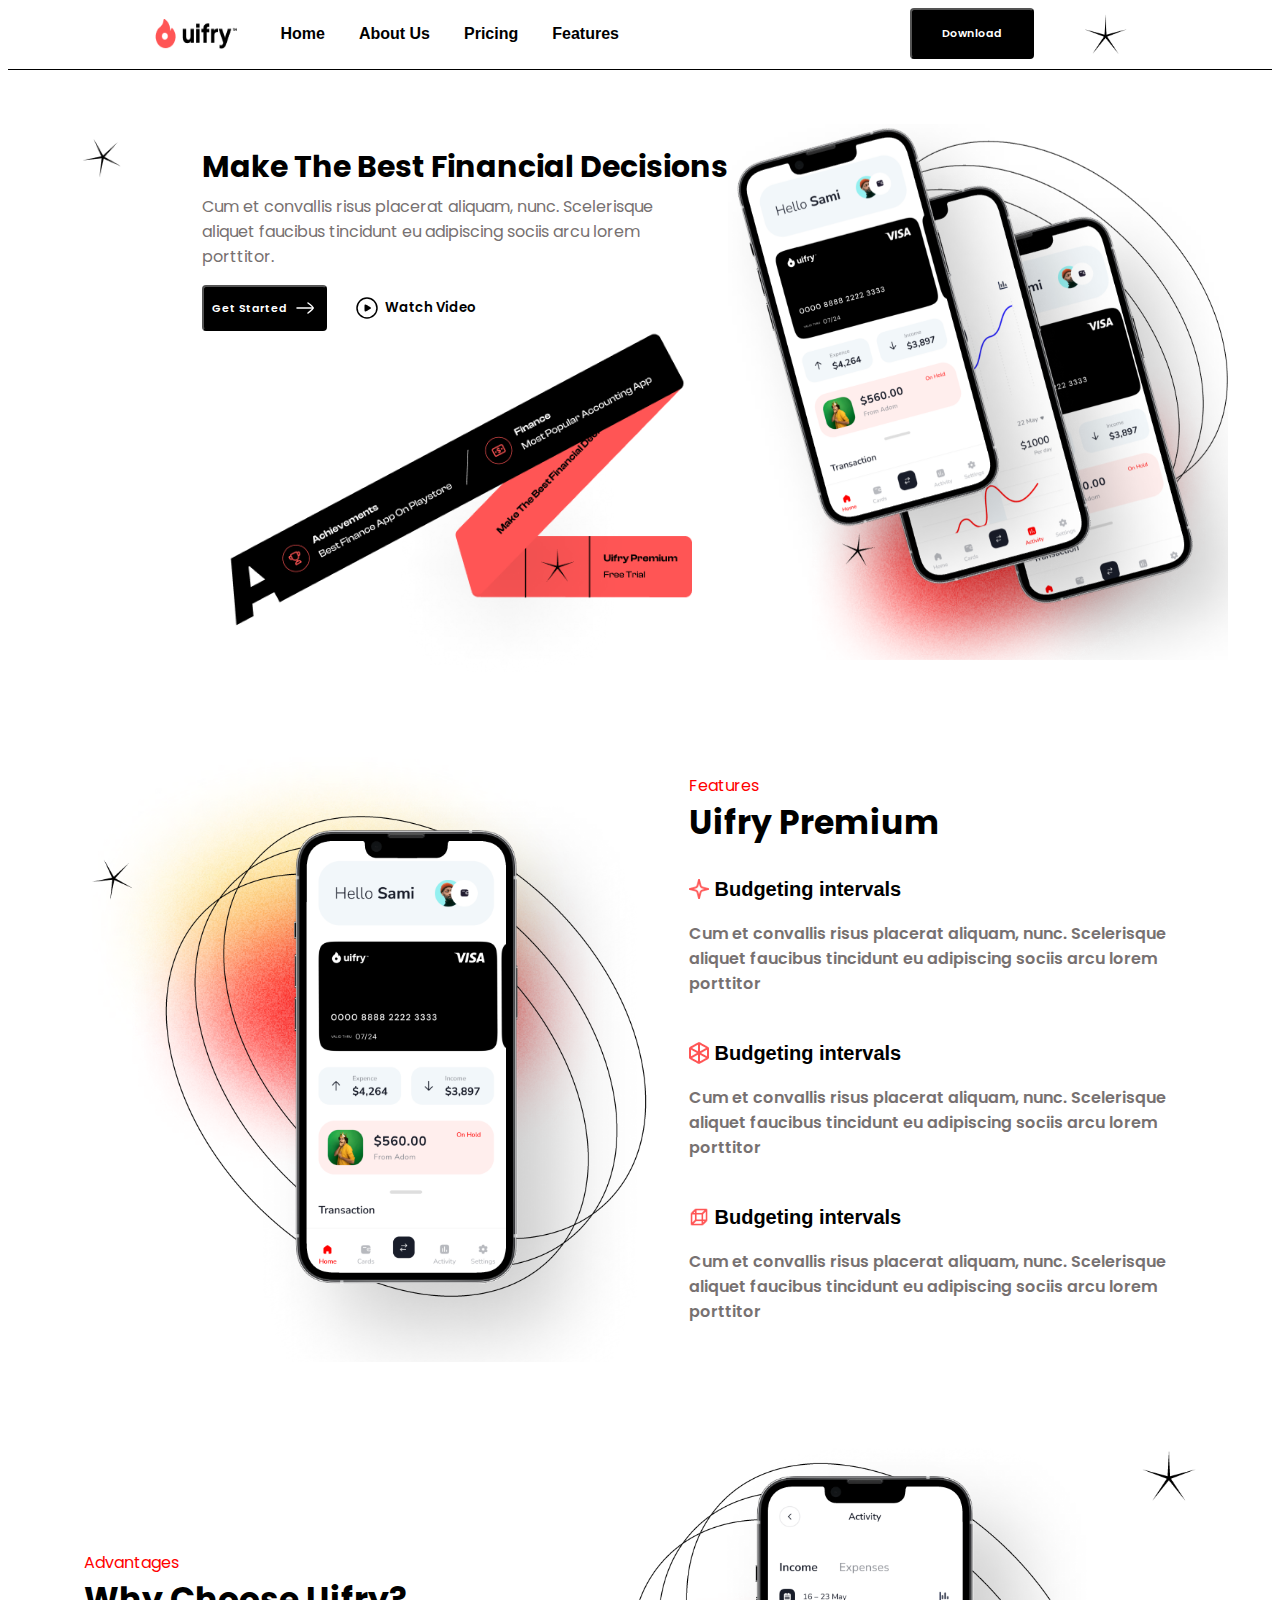
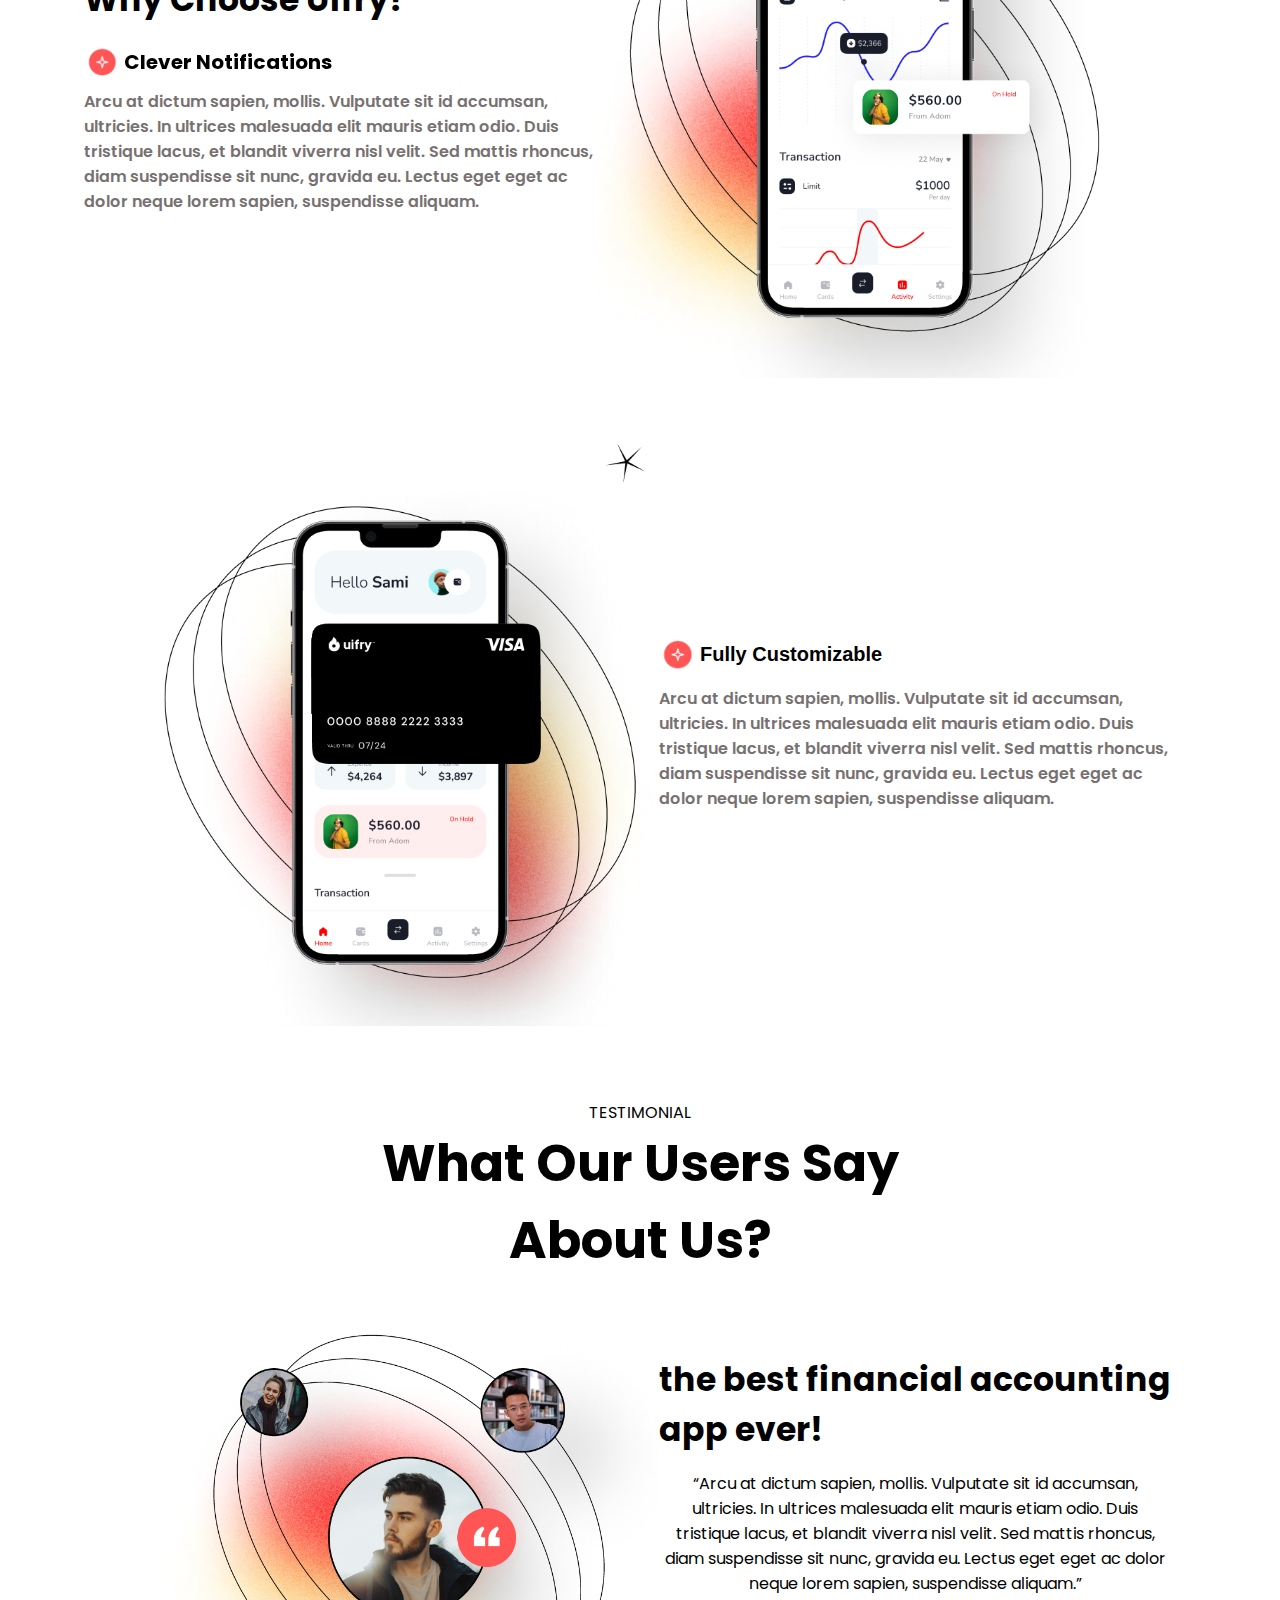
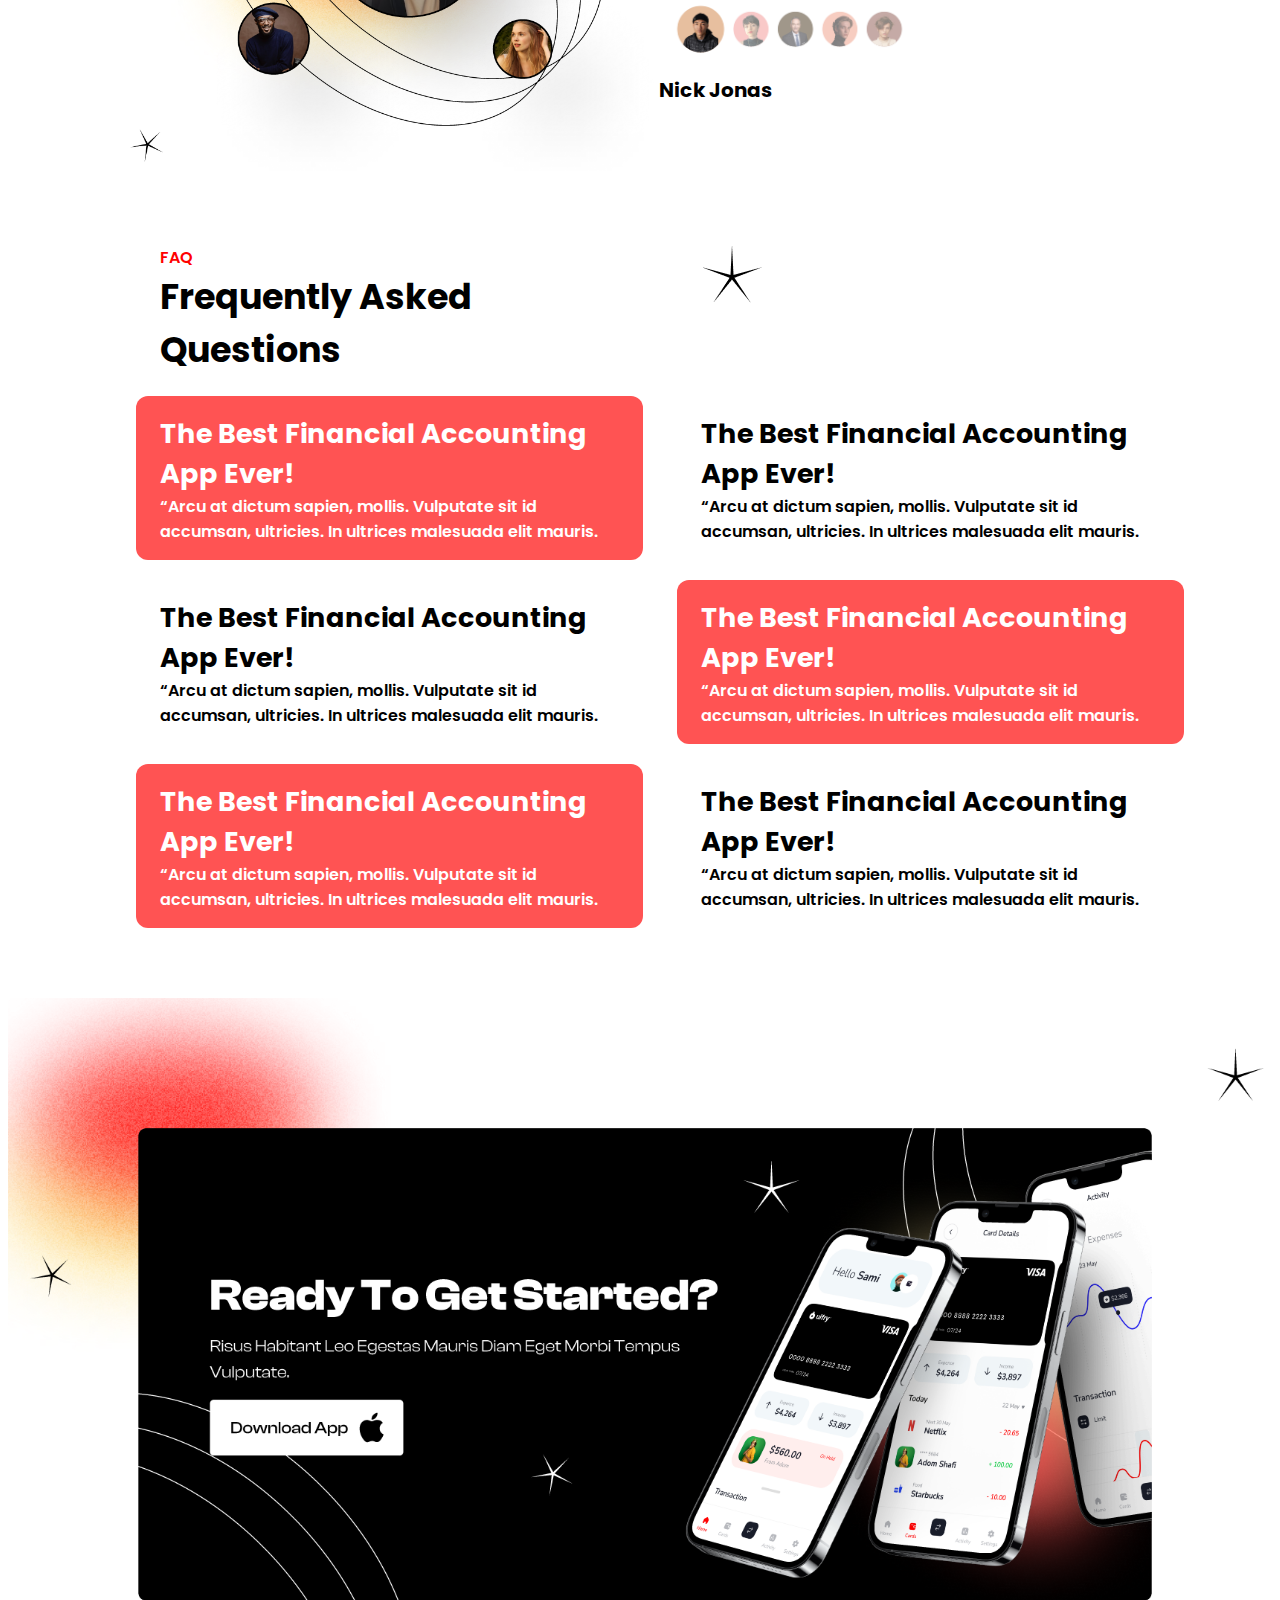
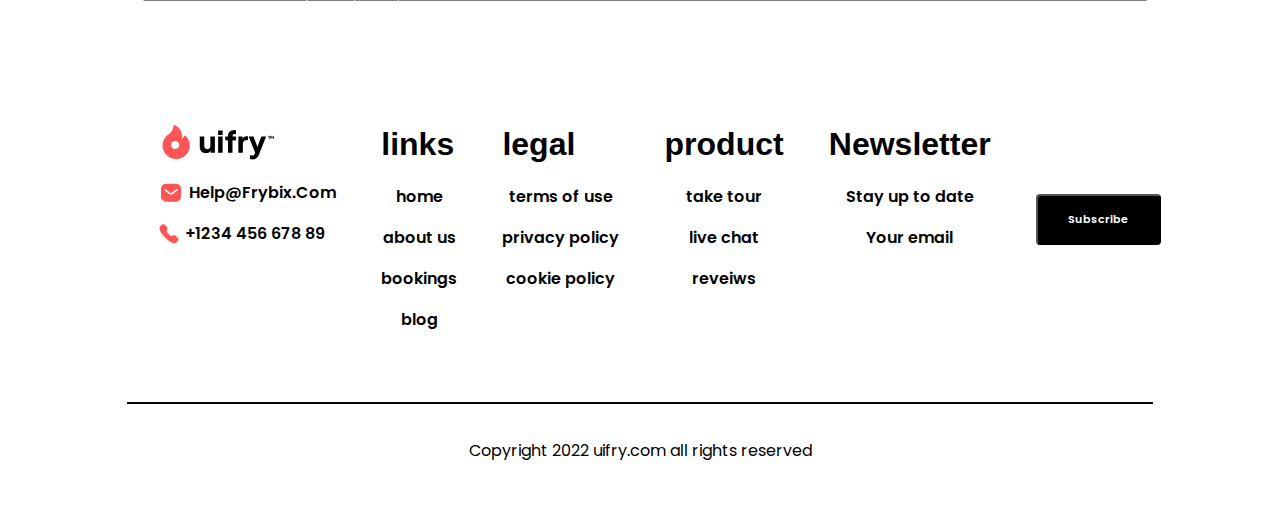
<file: Design/index.html>
<!DOCTYPE html>
<html lang="en">
  <head>
    <meta charset="UTF-8" />
    <meta name="viewport" content="width=device-width, initial-scale=1.0" />
    <title>Finance Bank Money</title>
    <link rel="preconnect" href="https://fonts.googleapis.com">
<link rel="preconnect" href="https://fonts.gstatic.com" crossorigin>
<link href="https://fonts.googleapis.com/css2?family=Poppins:ital,wght@0,100;0,200;0,300;0,400;0,500;0,600;0,700;0,800;0,900;1,100;1,200;1,300;1,400;1,500;1,600;1,700;1,800;1,900&display=swap" rel="stylesheet">
    <link rel="stylesheet" href="style.css">
  </head>
  <body>
    <!-- navigation -->
    <ul class="beforenavigation">
      <img src="images/cross.svg" alt="" srcset="">
      <li>Home</li>
      <li>About Us</li>
      <li>Pricing</li>
      <li>Features</li>
    </ul>

    <header class="navigation">
      <div class="contain">
        <img src="images/logo.png" alt="" class="logo">
        <ul>
          <li>Home</li>
          <li>About Us</li>
          <li>Pricing</li>
          <li>Features</li>
        </ul>
      </div>
      <div class="contain2">
        <button class="btn">Download</button>
        <img src="images/Star.png" alt="" class="star">
      </div>
    </header>

    <br><br><br>
    <!-- Home section -->
    <section class="sec1">
      <img src="images/Star2.png" alt="" class="star">
      <!-- left side -->
      <div class="left">
        <h1 class="heading">Make The Best Financial Decisions</h1>
        <p>
          Cum et convallis risus placerat aliquam, nunc. Scelerisque aliquet
          faucibus tincidunt eu adipiscing sociis arcu lorem porttitor.
        </p>
        <div class="btn">
          <button class="btn1">
            Get Started <img src="images/arrow.svg">
          </button>
          <button class="btn2"><img src="images/play.svg">Watch Video</button>
        </div>
        <img src="images/sec_image.png" alt="" srcset="" class="leftimg">
      </div>

      <!-- right side -->
      <div class="right">
        <img src="images/sec2_image.png" alt="" srcset="">
      </div>
    </section>

    <br><br><br>
    <!-- Feature section -->
    <section class="sec2">
      <!-- left side -->
      <div class="left">
        <img src="images/sec3_image.png" alt="" srcset="">
      </div>
      <!-- right side -->
      <div class="right">
        <p class="feature">Features</p>
        <h1>Uifry Premium</h1>
        <ul class="content">
          <li>
            <div>
            <img src="images/icon1.png" alt="">
            <p>Budgeting intervals</p>
          </div>
            <content>Cum et convallis risus placerat aliquam, nunc. Scelerisque aliquet faucibus tincidunt eu adipiscing sociis arcu lorem porttitor</content>
          </li>
          <li>
            <div>
            <img src="images/Icon2.png" alt="">
            <p>Budgeting intervals</p></div>
            <content>Cum et convallis risus placerat aliquam, nunc. Scelerisque aliquet faucibus tincidunt eu adipiscing sociis arcu lorem porttitor</content>
          </li>
          <li>
            <div>
            <img src="images/Icon3.png" alt="">
            <p>Budgeting intervals</p></div>
            <content>Cum et convallis risus placerat aliquam, nunc. Scelerisque aliquet faucibus tincidunt eu adipiscing sociis arcu lorem porttitor</content>
          </li>
        </ul>
      </div>
    </section>

    <br><br><br>
    <!-- Advantages Section -->
    <section class="sec3">
      <!-- left side -->
      <div class="left">
        <p class="feature">Advantages</p>
        <h1>Why Choose Uifry?</h1>
        <ul class="content">
          <li>
            <div>
            <img src="images/icon4.png" alt="">
            <p>Clever Notifications</p>
          </div>
            <content>Arcu at dictum sapien, mollis. Vulputate sit id accumsan, ultricies. In ultrices malesuada elit mauris etiam odio. Duis tristique lacus, et blandit viverra nisl velit. Sed mattis rhoncus, diam suspendisse sit nunc, gravida eu. Lectus eget eget ac dolor neque lorem sapien, suspendisse aliquam.</content>
          </li>
      </div>
      <!-- right side -->
      <div class="right">
        <img src="images/sec4.png" alt="" srcset="">
      </div>
    </section>

    <br><br><br>
    <!-- Fully CUstomizable -->
    <section class="sec4">
      <!-- left side -->
      <div class="left">
        <img src="images/sec5.png" alt="" srcset="">
      </div>
      <!-- right side -->
      <div class="right">
        <ul class="content">
          <li>
            <div>
            <img src="images/icon4.png" alt="">
            <p>Fully Customizable</p>
          </div>
            <content>Arcu at dictum sapien, mollis. Vulputate sit id accumsan, ultricies. In ultrices malesuada elit mauris etiam odio. Duis tristique lacus, et blandit viverra nisl velit. Sed mattis rhoncus, diam suspendisse sit nunc, gravida eu. Lectus eget eget ac dolor neque lorem sapien, suspendisse aliquam.</content>
          </li>
      </div>
    </section>

    <br><br><br>
    <!-- Testimonial -->
    <section class="sec5">
      <p>TESTIMONIAL</p>
      <h1>What Our Users Say About Us?</h1>
      <div class="container">
      <!-- left side -->
      <div class="left">
        <img src="images/sec6.png" alt="" srcset="">
      </div>
      <!-- right side -->
      <div class="right">
        <h1>the best financial accounting app ever!</h1>
        <p>“Arcu at dictum sapien, mollis. Vulputate sit id accumsan, ultricies. In ultrices malesuada elit mauris etiam odio. Duis tristique lacus, et blandit viverra nisl velit. Sed mattis rhoncus, diam suspendisse sit nunc, gravida eu. Lectus eget eget ac dolor neque lorem sapien, suspendisse aliquam.”</p>
        <img src="images/user.png" alt="" srcset="">
        <h5>Nick Jonas</h5>
      </div>
    </div>
    </section>

    <br><br><br>
    <!-- FAQ -->
    <section class="sec6">
      <ul>
        <li>
          <p>FAQ</p>
          <h1>Frequently Asked Questions</h1>
        </li>
        <li>
          <img src="images/Star.png" alt="" srcset="">
        </li>
        <li>
          <h1>The Best Financial Accounting App Ever!</h1>
          <p>“Arcu at dictum sapien, mollis. Vulputate sit id accumsan, ultricies. In ultrices malesuada elit mauris.</p>
        </li>
        <li>
          <h1>The Best Financial Accounting App Ever!</h1>
          <p>“Arcu at dictum sapien, mollis. Vulputate sit id accumsan, ultricies. In ultrices malesuada elit mauris.</p>
        </li>
        <li>
          <h1>The Best Financial Accounting App Ever!</h1>
          <p>“Arcu at dictum sapien, mollis. Vulputate sit id accumsan, ultricies. In ultrices malesuada elit mauris.</p>
        </li>
        <li>
          <h1>The Best Financial Accounting App Ever!</h1>
          <p>“Arcu at dictum sapien, mollis. Vulputate sit id accumsan, ultricies. In ultrices malesuada elit mauris.</p>
        </li>
        <li>
          <h1>The Best Financial Accounting App Ever!</h1>
          <p>“Arcu at dictum sapien, mollis. Vulputate sit id accumsan, ultricies. In ultrices malesuada elit mauris.</p>
        </li>
        <li>
          <h1>The Best Financial Accounting App Ever!</h1>
          <p>“Arcu at dictum sapien, mollis. Vulputate sit id accumsan, ultricies. In ultrices malesuada elit mauris.</p>
        </li>
       
      </ul>
    </section>

 <br><br><br>
    <!-- section 7 -->
    <section class="sec7">
      <img src="images/sec7.png" alt="" srcset="">
    </section>

    <br><br><br><br>
    <!-- Footer section -->
    <footer class="footer">
      <ul>
        <li>
          <img src="images/logo.png" alt="" srcset="">
          <p>
          <img src="images/Mail.png" alt="" srcset="">
          <span>Help@Frybix.Com</span>
         </p>
          <p>
          <img src="images/Call.png" alt="" srcset="">
          <span>+1234 456 678 89</span>
          </p>
        </li>
        <li>
          <h1>links</h1>
          <p>home</p>
          <p>about us</p>
          <p>bookings</p>
          <p>blog</p>
        </li>
        <li>
          <h1>legal</h1>
          <p>terms of use</p>
          <p>privacy policy</p>
          <p>cookie policy</p>
        </li>
        <li>
          <h1>product</h1>
          <p>take tour</p>
          <p>live chat</p>
          <p>reveiws</p>
        </li>
        <li>
          <h1>Newsletter</h1>
          <p>Stay up to date</p>
          <p></p>
          <p>Your email </p>
        </li>
        <li>
          <button class="btn">
            Subscribe
          </button>
        </li>
      </ul>
      
      <br><br><br>
      <!-- horizontal line -->
      <hr>
      <br>
      <p>Copyright 2022 uifry.com all rights reserved</p>
    </footer>
    <br><br>

    <script src="script.js"></script>
  </body>
</html>
</file>
<file: Design/style.css>
/* Header part*/

.navigation{
    display:flex;
    align-items: center;
    justify-content: space-around;
    position: sticky;
    top: 0px;
    padding-bottom: 10px;
    background: white;
    border-bottom: 1px solid black
}

.navigation .logo{
    width: 87px;
    height: 30px;
}

.contain{
    display:flex;
    align-items: center;
}

.contain .hamburger{
    display:none;
}

.contain2{
    display: flex;
    justify-content: center;
    align-items: center;
    column-gap: 50px;
}

.beforenavigation{
    /* position: relative;
    bottom: 201px; */
    display: none;
}

ul{
    display: flex;
    list-style: none;
    column-gap: 34px;
}


ul li {
    font-family:Inter,sans-serif;
    font-weight: 600;
}

ul li:hover{
    cursor:pointer;
}

.navigation .btn{
    background: black;
    color: white;
    padding: 15px 30px;
    border-radius: 4px;
    font-family:"Poppins", sans-serif;
    font-weight: 600;
    font-size:11px;
}

.star{
    height: 40px;
}

/* section1 */
.sec1{
    display:flex;
    flex-wrap:wrap;
    justify-content: center;
}

.sec1 .star{
    padding:14px 80px 0px 29px;
}
/* left part */

.left .heading{
    font-size: 30px;
    margin-bottom: 0;
    font-family: "Poppins", sans-serif;
}

.left p{
    width:36vw;
    margin-top: 4px;
    font-family: "Poppins", sans-serif;
    color: #777171;
}

.left .btn .btn1{
    background: black;
    color: white;
    padding: 9px 8px;
    border-radius: 4px;
    font-family: "Poppins", sans-serif;
    font-weight: 600;
    font-size: 11px;
    display: flex;
    align-items: center;
    gap:6px;
}

.btn1 img{
   filter:invert(1);
}

.left .btn{
    display: flex;
    column-gap: 20px;
}

.left .btn .btn2{
    padding: 9px 8px;
    font-family: "Poppins", sans-serif;
    font-weight: 600;
    display: flex;
    align-items: center;
    gap: 6px;
    border: none;
    background: white;
}

.leftimg{
    width:490px;
}

/* right side */
.right img{
    width:500px;
}

/* section3 */


/* left side */
.sec2{
    display: flex;
    justify-content: center;
    align-items: center;
    flex-wrap: wrap;
}

.sec2 .left img{
    width: 609px;
}

.content li img{
    width: 20px;
}

.sec2 .right{
    display:flex;
    flex-direction: column;
    width:40vw;
}

.right .feature{
   margin-bottom:0px;
   font-family: "Poppins", sans-serif;
   color:red;
}

.right h1{
    margin: 0px 0px;
    font-family: "Poppins", sans-serif;
    font-size: 33px;
}

 .content li div{
    display: flex;
    align-items: center;
    column-gap: 6px;
}

.content{
    display: block;
    padding-left: 0px;
    margin-top: 10px;
}

.content li{
    padding-bottom: 26px;
}

.content li content{
    color: #777171;
    font-family: "Poppins", sans-serif;
}

.content li div p{
   font-weight: bold;
   font-size:20px;
}

/* section 3 */

/* left side */
.sec3{
    display: flex;
    justify-content: center;
    align-items: center;
    flex-wrap: wrap;
}

.sec3 .left{
    display:flex;
    flex-direction: column;
    width:40vw;
}

.sec3 .left .feature{
   margin-bottom:0px;
   font-family: "Poppins", sans-serif;
   color:red;
}

.sec3 .left h1{
    margin: 0px 0px;
    font-family: "Poppins", sans-serif;
    font-size: 33px;
}

.sec3 .left .content li div{
    display: flex;
    align-items: center;
    column-gap: 6px;
}

.sec3 .left .content{
    display: block;
    padding-left: 0px;
    margin-top: 10px;
}

.sec3 .left .content li{
    padding-bottom: 26px;
}

.sec3 .left .content li content{
    color: #777171;
    font-family: "Poppins", sans-serif;
}

.sec3 .left .content li div p{
   font-weight: bold;
   font-size:20px;
   color:black;
   position: relative;
   top: 8px;
}

.sec3 .left .content li div img{
   width:34px;
}

.sec3 .right img{
   width:600px;
}

/* section4  */
.sec4{
    display: flex;
    justify-content: center;
    align-items: center;
    flex-wrap: wrap;
}

/* right side */
.sec4 .left img{
    width:550px;
}

/* left side */
.sec4 .right .content li div img{
    width:35px;
}

.sec4 .right{
    width:40vw;
}

/* section5 */
.sec5 .container{
    display: flex;
    justify-content: center;
    align-items: center;
    flex-wrap: wrap;
    margin-top: 39px;
}

.sec5 p{
    margin-bottom: 0px;
    font-family: "Poppins", sans-serif;
    text-align: center;
}

.sec5 h1{
    font-family: "Poppins", sans-serif;
    width: 45vw;
    margin: auto;
    text-align: center;
    font-size: 51px;
}

/* left side */
.sec5 .left img{
    width: 550px;
}

/* right side */
.sec5 .right h1{
    margin: 0;
    font-family: "Poppins", sans-serif;
    font-size:33px;
    width: 40vw;
    text-align: left;
}

.sec5 .right{
    width:40vw;
}

.sec5 .right img{
    width: 262px;
}

.sec5 .right h5{
    font-size: 20px;
    margin-top: 10px;
    font-family: "Poppins", sans-serif;
}

/* section 6 */
.sec6{
    width:85vw;
    margin:auto;
}
.sec6 ul{
    display:grid;
    grid-template-columns: repeat(auto-fill, minmax(400px, 1fr));
    row-gap: 20px;
}

.sec6 ul li:first-child p{
    margin-bottom: 0px;
    color: red;
    font-family: "Poppins", sans-serif;
    border-radius: 12px;
}

.sec6 ul li:first-child h1{
    font-size: 35px;
    font-family: "Poppins", sans-serif;
    margin-top: 0px;
}

.sec6 ul li{
    border-radius: 12px;
    font-family: "Poppins", sans-serif;
    padding: 0 24px;
}

.sec6 ul li:nth-child(3){
    background-color: #ff5353;
    border-radius: 12px;
    color: white;
}

.sec6 ul li:nth-child(6){
    background-color: #ff5353;
    border-radius: 12px;
    font-family: "Poppins", sans-serif;
    padding: 0 24px;
    color: white;
}

.sec6 ul li:nth-child(7){
    background-color: #ff5353;
    border-radius: 12px;
    font-family: "Poppins", sans-serif;
    padding: 0 24px;
    color: white;
}

.sec6 ul li h1{
    margin-bottom:0;
    font-size:27px;
}

.sec6 ul li p{
    margin-top:0;
}

/* section 7 */
.sec7 img{
    width:100vw;
}

/* footer */
.footer ul li:first-child p{
    display: flex;
    align-items: center;
    gap: 6px;
}

.footer ul li:first-child{
   margin-top: 21px;
}

.footer ul{
    display: flex;
    list-style: none;
    column-gap: 34px;
    width: 80vw;
    flex-wrap:wrap;
    justify-content: space-evenly;
    margin: auto;
    font-family: "Poppins", sans-serif;
}

.footer p:hover{
    text-decoration: underline;
    color:black;
}

.footer ul li:last-child button{
    background: black;
    color: white;
    padding: 15px 30px;
    border-radius: 4px;
    font-family:"Poppins", sans-serif;
    font-weight: 600;
    font-size:11px;
    margin-top: 90px;
}
.footer hr{
    border:1px solid black;
    width:80vw;
    margin:auto;
}

.footer p{
    text-align: center;
    font-family: "Poppins", sans-serif;
}

/* Media Queries */
@media (max-width:940px){
    .sec1 .star{
        display:none;
    }

    .left .heading{
        font-size:40px;
    }

    .left p{
        width: 66vw;
    }

    /* section2 */

    .sec2 .right{
        width: 80vw;
    }

    /* section3 */
    .sec3 .left{
        width: 80vw;
    }

    /* section4 */
    .sec4 .right{
        width: 80vw;
    }

    /* section5 */
    .sec5 h1{
        width: 100vw;
    }

    .sec5 .right h1{
        width: 80vw;
    }

    .sec5 p{
        text-align: left;
    }

    .sec5 .right{
        width: 80vw;
    }

    /* section6 */
    .sec6 ul div{
        display:flex;
    }

    /* footer */
    .footer ul li:first-child {
        margin-top: 0px;
    }

    .footer ul {
        row-gap:30px;
    }
}

@media(max-width:730px){
    *{
        margin:0;
        padding:0;
    }

    .contain .hamburger{
        display:block; 
        position: relative;
        /* right:65px; */
        width:34px;
    }

   ul{
        display:none;
    }

    .navigation .logo{
        width: 117px;
        height: 40px;
    }

    .beforenavigation{
        display:none;
        flex-direction: column;
        justify-content: center;
        align-items: center;
        gap: 18px;
        padding: 10px 0px;
        background-color: #f2eaea;
        margin: 0px 0px 20px 0px;
        /* transform:1s ease-in; */
    }

    .beforenavigation img{
        position:absolute;
        top: 12px;
        right: 14px;
        filter:invert(1);
        background-color: white;
        color:black
    }

    /* section1 */
    .sec1 .left{
        display: flex;
        flex-direction: column;
        align-items: center;
    }

    .left .heading {
        font-size: 40px;
        text-align: center;
    }

    .left p {
        width: 95vw;
        text-align: center;
        padding-bottom: 20px;
    }

    .leftimg {
        width: 400px;
    }

    .right img {
        width: 400px;
    }

    /* section2 */
    .sec2 .left img {
        width: 500px;
    }

    .sec2 .right {
        width: 90vw;
        margin: auto;
    }

    /* section3 */
    .sec3 .left p {
        width: 95vw;
        padding-bottom: 20px;
        text-align: left;
    }

    .sec3 .left {
        width: 90vw;
        margin: auto;
    }

    .sec3 .right img {
        width: 400px;
    }

    /* section4 */
    .sec4 .right {
        width: 90vw;
    }

    .sec4 .left img {
        width: 400px;
    }

    /* section5 */
    .sec5 p {
        text-align: center;
    }

    .sec5 .left img {
        width: 400px;
    }

    .sec5 .right {
        width: 90vw;
    }

    .sec5 .right h1 {
        width: 90vw;
    }

    /* section6 */
    .sec6 {
        width: 90vw;
    }

    .sec6 ul{
        grid-template-columns: repeat(auto-fill, minmax(300px, 1fr))
    }
}

@media(max-width:500px){
    .contain .hamburger {
        width: 25px;
    }

    .navigation .logo {
        width: 80px;
        height: 27px;
    }

    .navigation .btn {
        padding: 4px 8px;
    }

    .star {
        height: 20px;
    }
    
    .navigation{
        padding-top: 10px;
    }

    .contain2 {
        column-gap: 10px;
    }
  
    /* section1 */
    .left .heading {
        font-size: 30px;
    }

    .left p {
        font-size: 14px;
    }

    .leftimg {
        width: 300px;
    }

    .right img {
        width: 300px;
    }

   
    /* section2 */
    .sec2 .left img {
        width: 300px;
    }

    .content li div p {
        font-size: 15px;
    }

    .right h1{
        font-size: 25px;
    }

    /* section3 */
    .sec3 .right img {
        width: 300px;
    }

    .sec3 .left h1{
        font-size: 25px;
    }

    .sec3 .left p{
        padding-bottom:4px;
    }

    .sec3 .left .content li div p {
        top: 0px;
    }

    .sec3 .left .content li content {
        font-size: 14px;
    }

    /* section4 */
    .sec4 .left img {
        width: 300px;
    }

    .sec4 .content li div p {
        font-size: 18px;
    }

    .content li content {
        font-size: 14px;
    }

    /* section5 */
    .sec5 .left img {
        width: 300px;
    }

    .sec5 h1 {
        width: 90vw;
        font-size: 35px;
    }

    .sec5 .right h1 {
        font-size: 25px;
    }

    .sec5 p {
        font-size: 14px;
    }

    /* section6 */
    .sec6 ul li:first-child h1 {
        font-size: 25px;
    }

    .sec6 ul li img{
        width: 35px;
    }

    .sec6 ul li h1 {
        font-size: 21px;
    }

    .sec6 ul li {
        padding: 0 35px;
    }

    .sec6 ul li p {
        font-size: 14px;
    }

    /* footer */
    .footer ul li{
        font-size: 14px;
    }

    .footer ul li h1{
        font-size: 25px;
    }

    .footer ul:first-child li>img{
        width: 90px;
    }

    .footer ul li p{
        text-align: left;
    }

    .footer ul li:last-child button {
        padding: 3px 7px;
        margin-top: 22px;
    }
}
</file>
